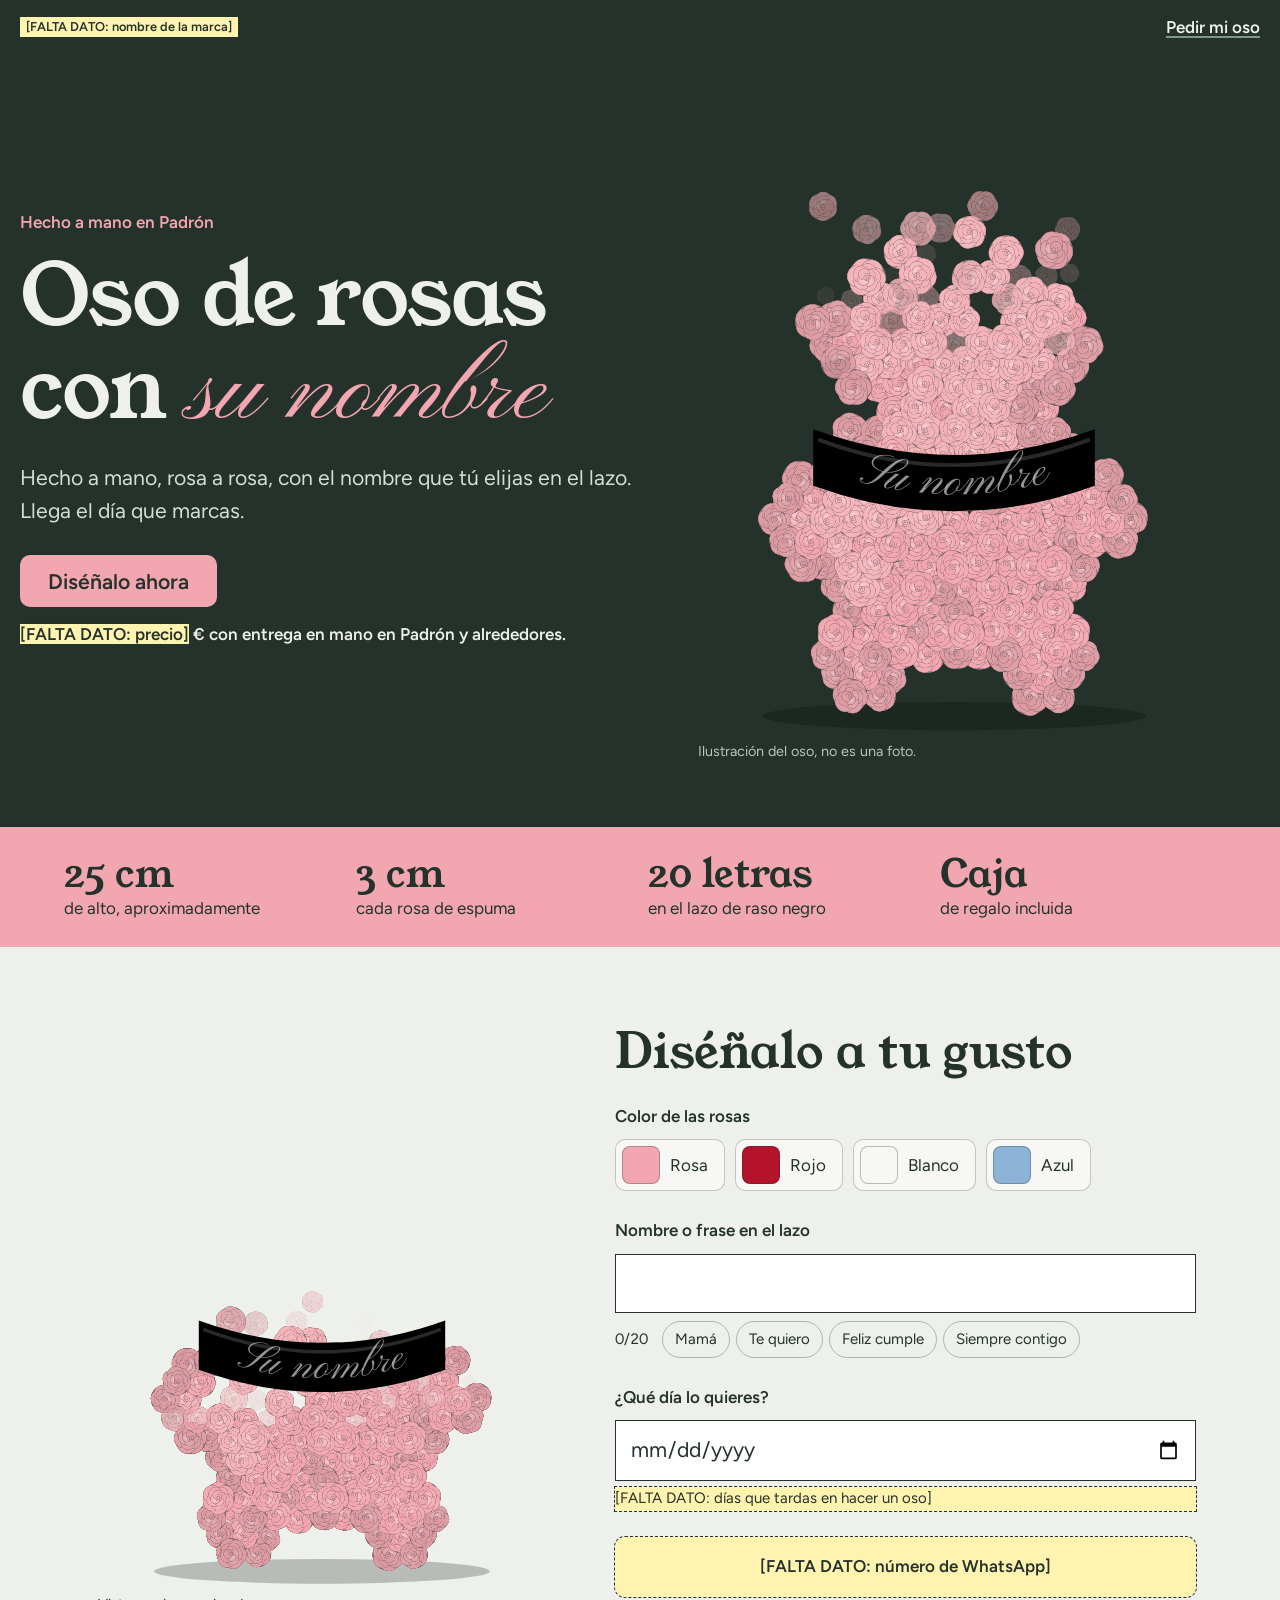
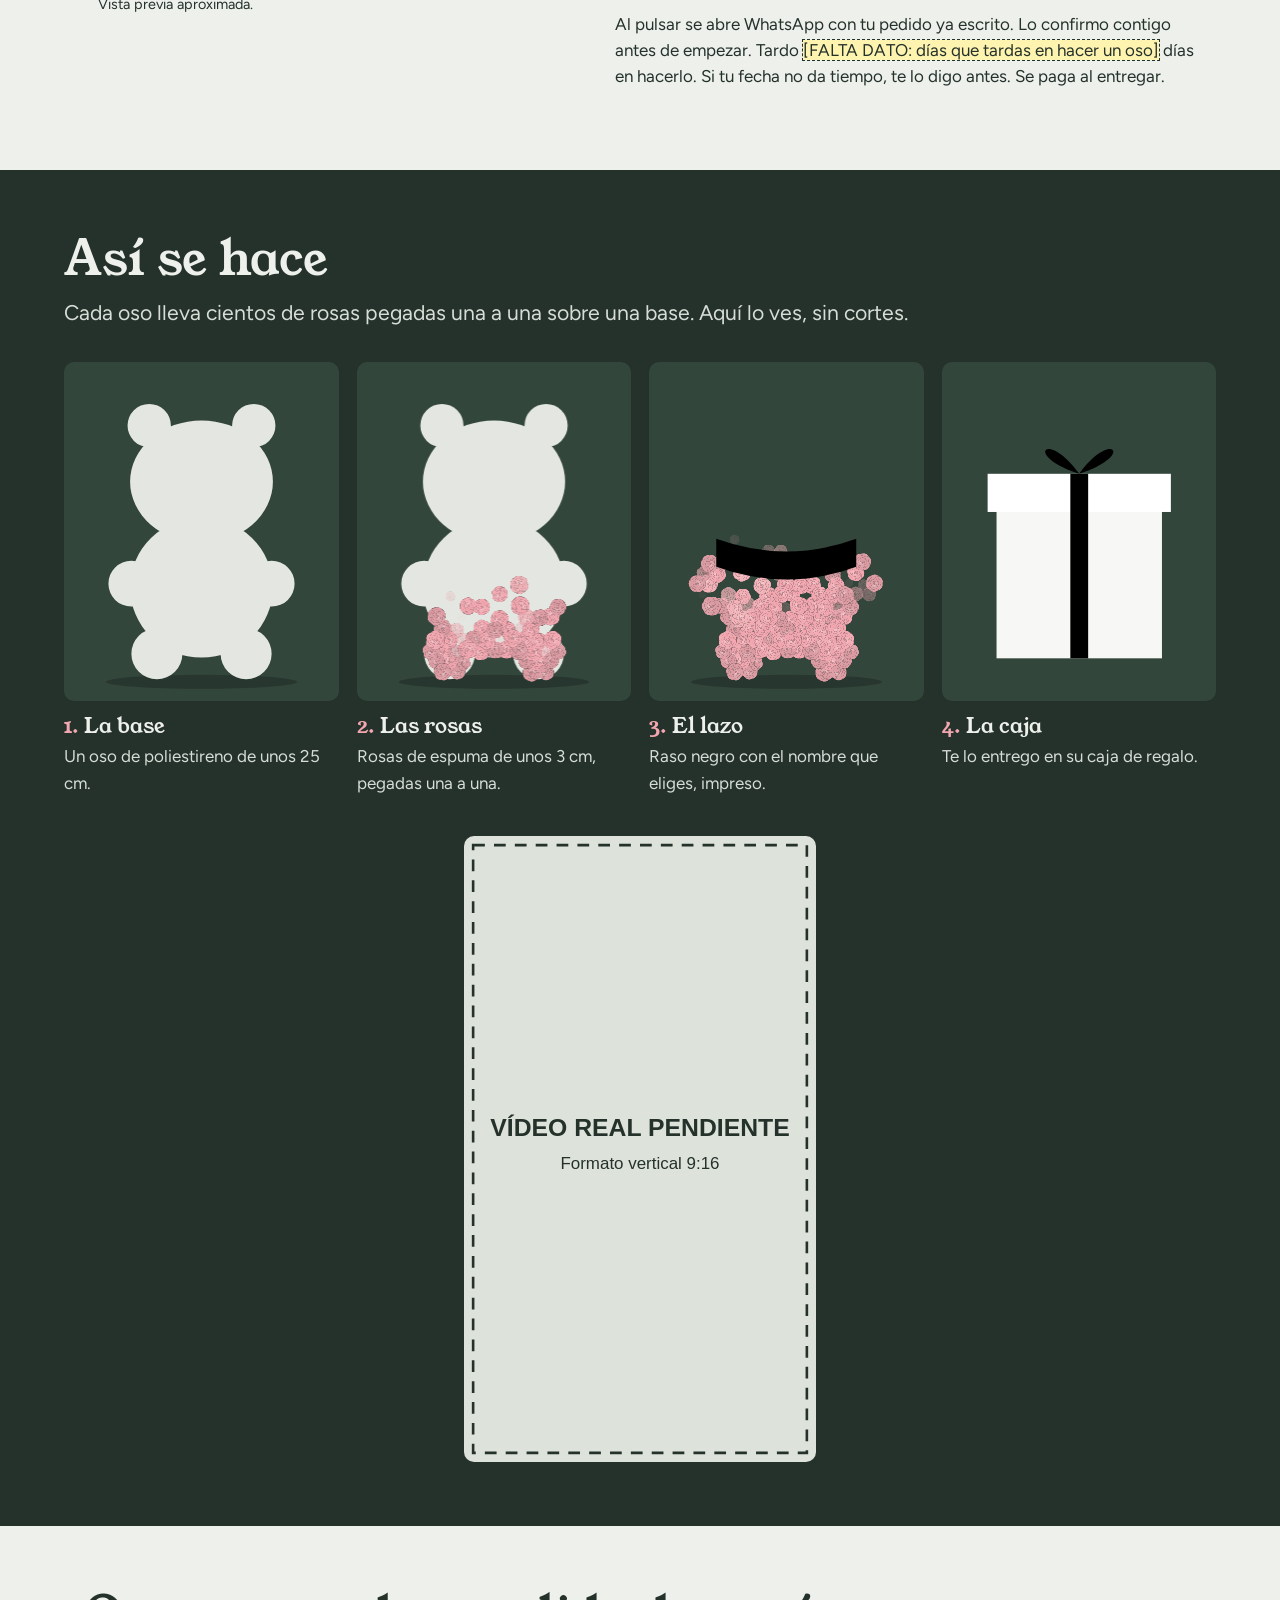
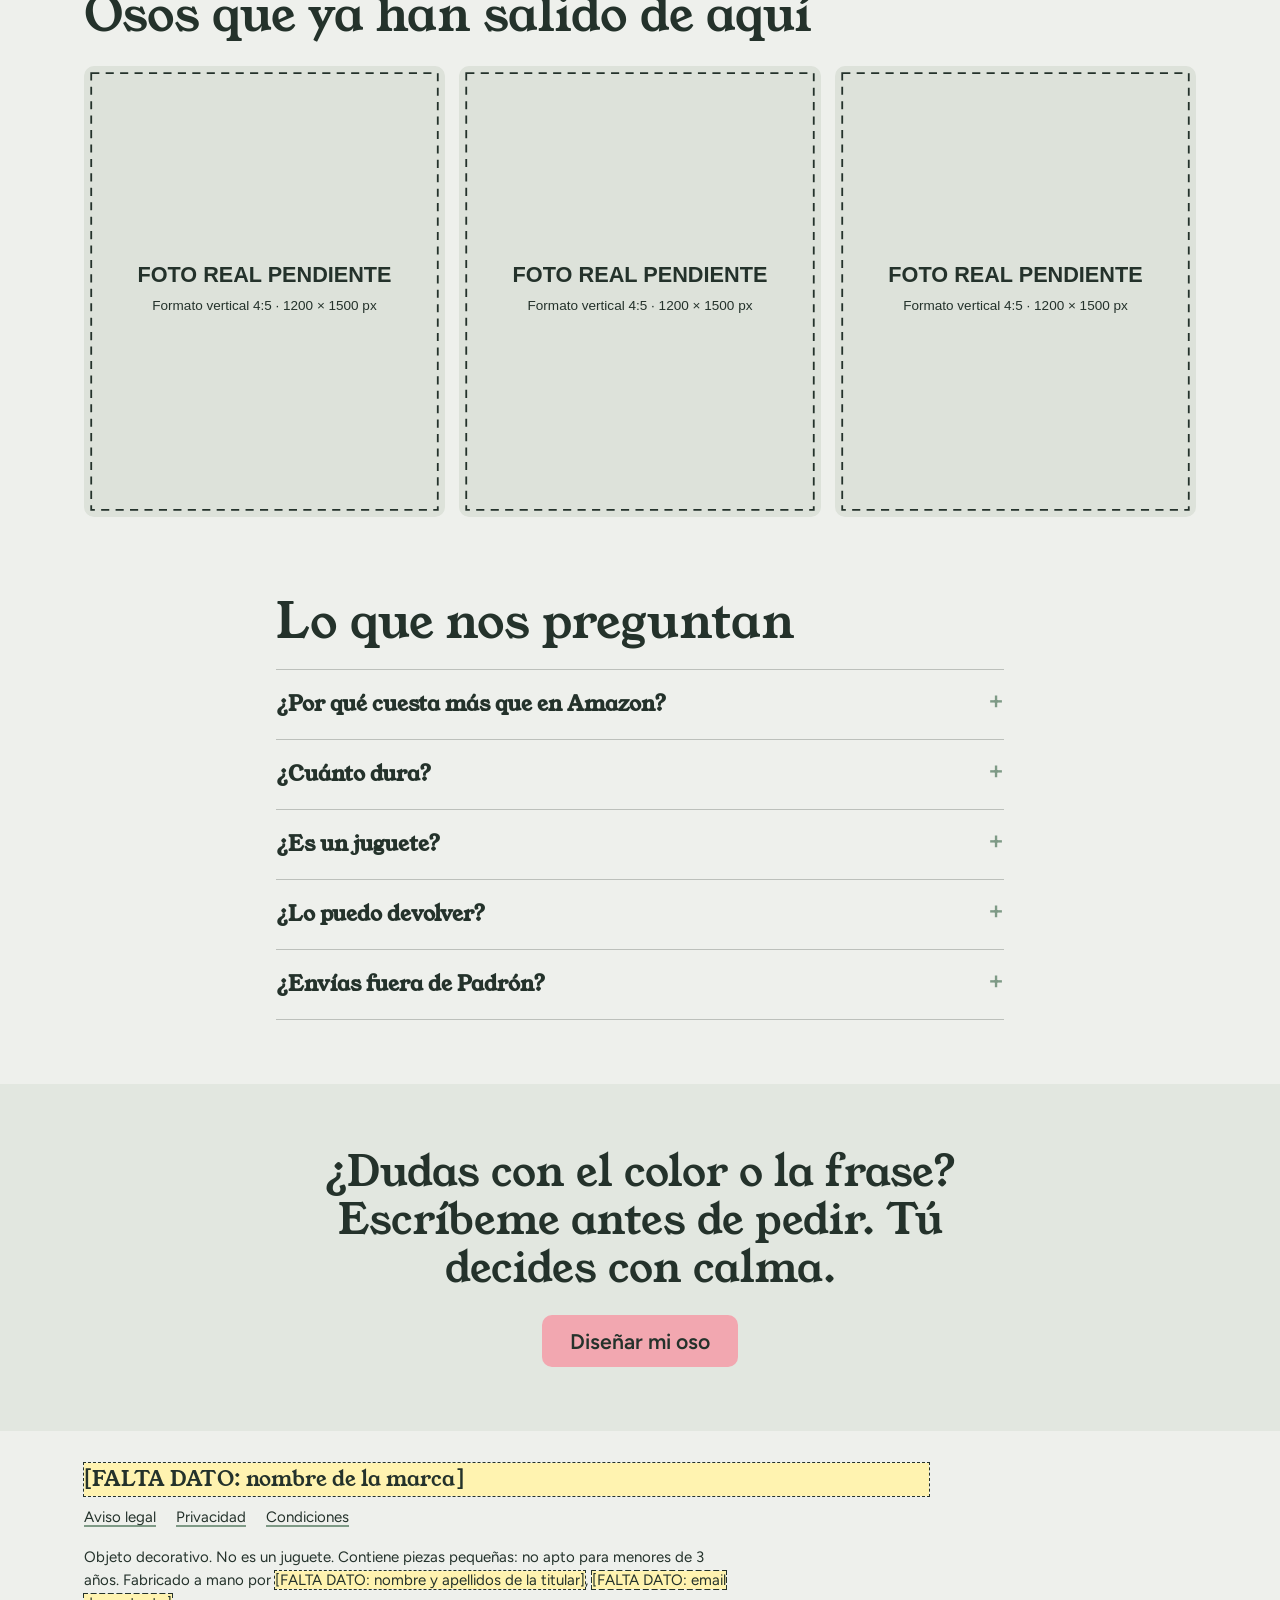
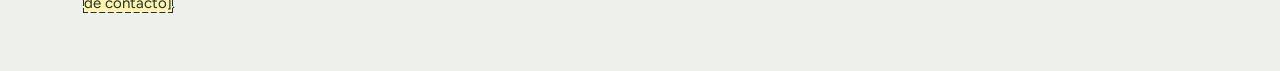
<file: osos-de-rosas-cassandra/index.html>
<!doctype html>
<html lang="es">
<head>
  <meta charset="utf-8">
  <meta name="viewport" content="width=device-width, initial-scale=1, viewport-fit=cover">
  <title>Oso de rosas con su nombre</title>
  <meta name="description" content="Oso de rosas hecho a mano en Padrón, con el nombre que tú elijas en el lazo. Diséñalo y pídelo por WhatsApp.">
  <meta name="referrer" content="no-referrer">
  <link rel="preload" href="fonts/young-serif.woff2" as="font" type="font/woff2" crossorigin>
  <link rel="preload" href="fonts/figtree.woff2" as="font" type="font/woff2" crossorigin>
  <link rel="preload" href="fonts/pinyon-script.woff2" as="font" type="font/woff2" crossorigin>
  <link rel="stylesheet" href="tienda.css">
</head>
<body>
  <header class="cabecera">
    <span class="marca" data-cfg="BRAND_NAME">[FALTA DATO: nombre de la marca]</span>
    <a class="cabecera-pedir" href="#disena">Pedir mi oso</a>
  </header>

  <main>
    <!-- Portada: el oso se monta rosa a rosa -->
    <section class="portada" aria-labelledby="titulo">
      <div class="portada-titulo">
        <p class="origen">Hecho a mano en Padrón</p>
        <h1 id="titulo">Oso de rosas con <em>su nombre</em></h1>
      </div>
      <figure class="oso oso-portada" data-oso="1" data-vivo>
        <canvas aria-hidden="true"></canvas>
        <svg class="cinta" data-vivo viewBox="0 0 400 500" aria-hidden="true">
          <path id="lazo-curva-portada" d="M100 284 Q200 324 300 284" fill="none"/>
          <path class="cinta-banda" d="M90 262 Q200 302 310 262 L310 306 Q200 346 90 306 Z"/>
          <path class="cinta-brillo" d="M94 270 Q200 310 306 270"/>
          <text class="lazo-texto" font-size="40" text-anchor="middle" dominant-baseline="central"><textPath href="#lazo-curva-portada" startOffset="50%">Su nombre</textPath></text>
        </svg>
        <figcaption>Ilustración del oso, no es una foto.</figcaption>
      </figure>
      <div class="portada-resto">
        <p class="subtitulo">Hecho a mano, rosa a rosa, con el nombre que tú elijas en el lazo. Llega el día que marcas.</p>
        <div class="portada-acciones">
          <a class="boton" href="#disena">Diséñalo ahora</a>
          <p class="precio"><span data-cfg="PRICE_EUR">[FALTA DATO: precio]</span> € con entrega en mano en <span data-cfg="DELIVERY_ZONE_TEXT">Padrón y alrededores</span>.</p>
        </div>
      </div>
    </section>

    <!-- Ficha: medidas reales, como la etiqueta de un regalo -->
    <section class="ficha" aria-labelledby="ficha-titulo">
      <h2 id="ficha-titulo" class="sr">Qué lleva el oso</h2>
      <dl class="ficha-lista">
        <div><dt>25 cm</dt><dd>de alto, aproximadamente</dd></div>
        <div><dt>3 cm</dt><dd>cada rosa de espuma</dd></div>
        <div><dt>20 letras</dt><dd>en el lazo de raso negro</dd></div>
        <div><dt>Caja</dt><dd>de regalo incluida</dd></div>
      </dl>
    </section>

    <!-- Configurador -->
    <section id="disena" class="disena" aria-labelledby="disena-titulo">
      <div class="disena-vista">
        <figure class="oso oso-vista" data-oso="1" data-vivo>
          <canvas aria-hidden="true"></canvas>
          <svg class="cinta" data-vivo viewBox="0 0 400 500" role="img" aria-labelledby="vista-titulo">
            <title id="vista-titulo">Vista previa del lazo con tu texto</title>
            <path id="lazo-curva-texto" d="M100 284 Q200 324 300 284" fill="none"/>
            <path class="cinta-banda" d="M90 262 Q200 302 310 262 L310 306 Q200 346 90 306 Z"/>
            <path class="cinta-brillo" d="M94 270 Q200 310 306 270"/>
            <text id="lazo-texto" class="lazo-texto" font-size="40" text-anchor="middle" dominant-baseline="central"><textPath href="#lazo-curva-texto" startOffset="50%">Su nombre</textPath></text>
          </svg>
          <figcaption>Vista previa aproximada.</figcaption>
        </figure>
      </div>

      <div class="disena-panel">
        <h2 id="disena-titulo">Diséñalo a tu gusto</h2>
        <form id="pedido" class="pedido" novalidate>
          <fieldset class="campo">
            <legend>Color de las rosas</legend>
            <div id="colores" class="colores"></div>
            <p id="err-color" class="error" hidden></p>
          </fieldset>

          <div class="campo">
            <label for="nombre">Nombre o frase en el lazo</label>
            <input id="nombre" name="nombre" type="text" maxlength="20" autocomplete="off" spellcheck="false" data-field="nombre" aria-describedby="contador err-nombre">
            <div class="campo-pie">
              <p id="contador" class="contador" aria-live="polite">0/20</p>
              <div class="ideas" aria-label="Ideas para el lazo">
                <button type="button" data-idea="Mamá">Mamá</button>
                <button type="button" data-idea="Te quiero">Te quiero</button>
                <button type="button" data-idea="Feliz cumple">Feliz cumple</button>
                <button type="button" data-idea="Siempre contigo">Siempre contigo</button>
              </div>
            </div>
            <p id="err-nombre" class="error" hidden></p>
          </div>

          <div class="campo">
            <label for="fecha">¿Qué día lo quieres?</label>
            <input id="fecha" name="fecha" type="date" data-field="fecha" aria-describedby="fecha-nota err-fecha">
            <p id="fecha-nota" class="nota falta" hidden>[FALTA DATO: días que tardas en hacer un oso]</p>
            <p id="err-fecha" class="error" hidden></p>
          </div>

          <button id="pedir" class="boton boton-grande" type="submit">Pedir mi oso</button>
          <p class="bajo-boton">Al pulsar se abre WhatsApp con tu pedido ya escrito. Lo confirmo contigo antes de empezar. Tardo <span data-cfg="LEAD_DAYS">[FALTA DATO: días que tardas en hacer un oso]</span> días en hacerlo. Si tu fecha no da tiempo, te lo digo antes. Se paga al entregar.</p>
        </form>
      </div>
    </section>

    <!-- Proceso real, en orden -->
    <section class="proceso" aria-labelledby="proceso-titulo">
      <div class="proceso-cabecera">
        <h2 id="proceso-titulo">Así se hace</h2>
        <p>Cada oso lleva cientos de rosas pegadas una a una sobre una base. Aquí lo ves, sin cortes.</p>
      </div>
      <ol class="pasos">
        <li>
          <figure class="oso oso-paso" data-oso="0"><canvas aria-hidden="true"></canvas></figure>
          <h3>La base</h3>
          <p>Un oso de poliestireno de unos 25 cm.</p>
        </li>
        <li>
          <figure class="oso oso-paso" data-oso="0.5"><canvas aria-hidden="true"></canvas></figure>
          <h3>Las rosas</h3>
          <p>Rosas de espuma de unos 3 cm, pegadas una a una.</p>
        </li>
        <li>
          <figure class="oso oso-paso" data-oso="1">
            <canvas aria-hidden="true"></canvas>
            <svg class="cinta" viewBox="0 0 400 500" aria-hidden="true">
              <path class="cinta-banda" d="M90 262 Q200 302 310 262 L310 306 Q200 346 90 306 Z"/>
            </svg>
          </figure>
          <h3>El lazo</h3>
          <p>Raso negro con el nombre que eliges, impreso.</p>
        </li>
        <li>
          <figure class="oso oso-paso caja">
            <svg viewBox="0 0 400 500" aria-hidden="true">
              <rect x="70" y="200" width="260" height="250" class="caja-cuerpo"/>
              <rect x="56" y="160" width="288" height="60" class="caja-tapa"/>
              <rect x="186" y="160" width="28" height="290" class="caja-cinta"/>
              <path d="M200 160 C150 90 110 130 200 160 C290 130 250 90 200 160 Z" class="caja-lazo"/>
            </svg>
          </figure>
          <h3>La caja</h3>
          <p>Te lo entrego en su caja de regalo.</p>
        </li>
      </ol>
      <img class="video" src="img/video-pendiente.svg" width="540" height="960" alt="Vídeo real del proceso (pendiente)">
    </section>

    <!-- Fotos reales -->
    <section class="fotos" aria-labelledby="fotos-titulo">
      <h2 id="fotos-titulo">Osos que ya han salido de aquí</h2>
      <div class="fotos-fila">
        <img src="img/foto-pendiente.svg" width="800" height="1000" alt="Foto real de un oso (pendiente)">
        <img src="img/foto-pendiente.svg" width="800" height="1000" alt="Foto real de un oso (pendiente)">
        <img src="img/foto-pendiente.svg" width="800" height="1000" alt="Foto real de un oso (pendiente)">
      </div>
    </section>

    <!-- Preguntas -->
    <section class="preguntas" aria-labelledby="preguntas-titulo">
      <h2 id="preguntas-titulo">Lo que nos preguntan</h2>
      <details>
        <summary>¿Por qué cuesta más que en Amazon?</summary>
        <p>Porque ese oso es igual para todos. Este lleva su nombre, lo hago yo y sale de aquí, no de un almacén.</p>
      </details>
      <details>
        <summary>¿Cuánto dura?</summary>
        <p>Las rosas son de espuma y no se secan. <span data-cfg="COLOR_DURABILITY_TEXT">[FALTA DATO: cuánto aguanta el color]</span></p>
      </details>
      <details>
        <summary>¿Es un juguete?</summary>
        <p>No. Es un objeto decorativo; las rosas se pueden despegar, así que no es para niños pequeños.</p>
      </details>
      <details>
        <summary>¿Lo puedo devolver?</summary>
        <p>Si lleva un nombre hecho para ti, no tiene los 14 días de devolución. Si llega roto o con un fallo, te lo cambio o te devuelvo el dinero.</p>
      </details>
      <details>
        <summary>¿Envías fuera de Padrón?</summary>
        <p>Sí. Escríbeme y te digo el coste antes de confirmar nada.</p>
      </details>
    </section>

    <section class="cierre">
      <p>¿Dudas con el color o la frase? Escríbeme antes de pedir. Tú decides con calma.</p>
      <a class="boton" href="#disena">Diseñar mi oso</a>
    </section>
  </main>

  <footer class="pie">
    <p class="marca" data-cfg="BRAND_NAME">[FALTA DATO: nombre de la marca]</p>
    <nav aria-label="Información legal">
      <a href="aviso-legal.html">Aviso legal</a>
      <a href="privacidad.html">Privacidad</a>
      <a href="condiciones.html">Condiciones</a>
    </nav>
    <p>Objeto decorativo. No es un juguete. Contiene piezas pequeñas: no apto para menores de 3 años. Fabricado a mano por <span data-cfg="SELLER_LEGAL_NAME">[FALTA DATO: nombre y apellidos de la titular]</span>, <span data-cfg="SELLER_EMAIL">[FALTA DATO: email de contacto]</span>.</p>
  </footer>

  <div id="barra" class="barra">
    <span class="barra-precio"><span data-cfg="PRICE_EUR">[FALTA DATO: precio]</span> €</span>
    <a class="boton" href="#disena">Pedir mi oso</a>
  </div>

  <script src="config.js"></script>
  <script src="app.js"></script>
  <script src="tienda.js"></script>
</body>
</html>
</file>
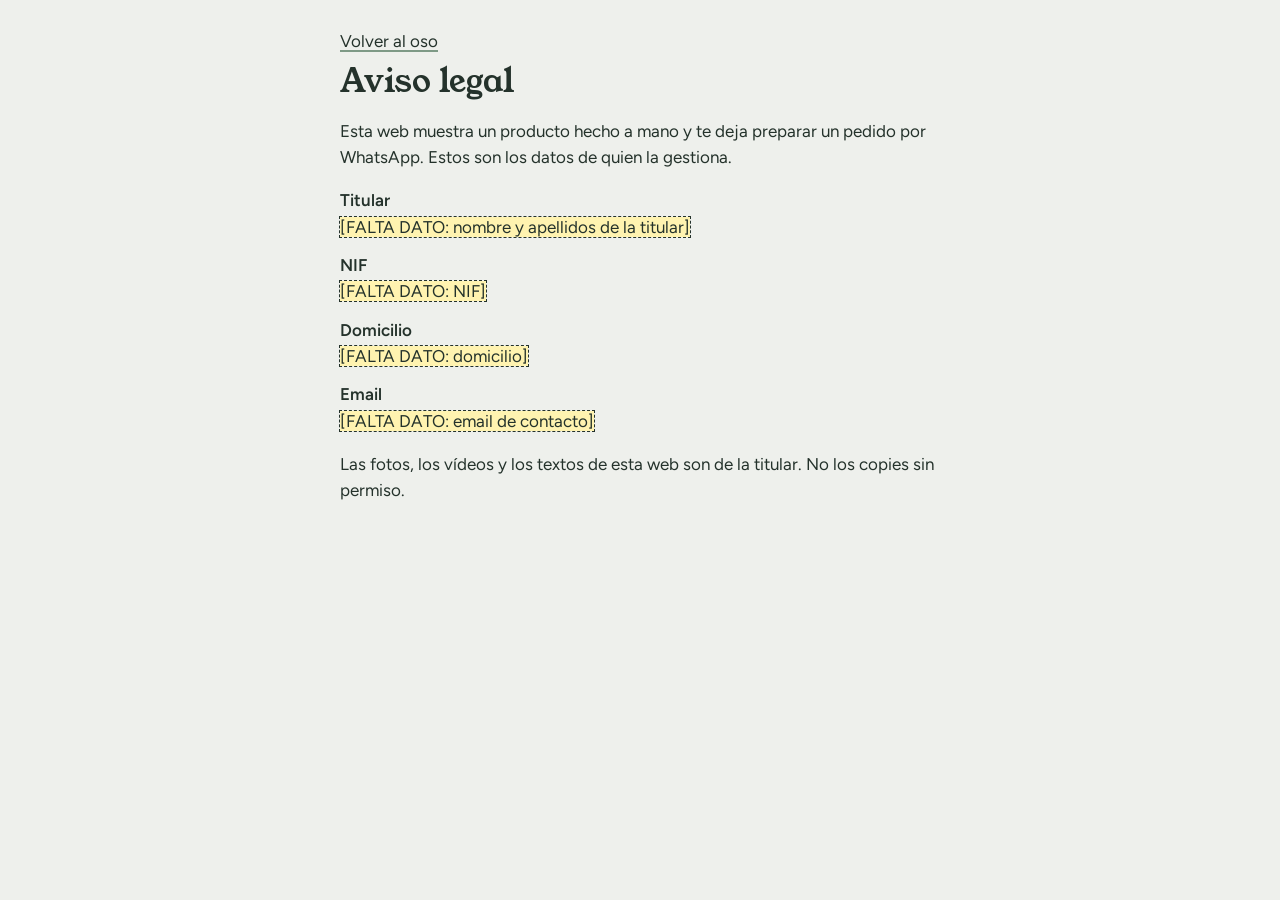
<file: osos-de-rosas-cassandra/aviso-legal.html>
<!doctype html>
<html lang="es">
<head>
  <meta charset="utf-8">
  <meta name="viewport" content="width=device-width, initial-scale=1">
  <title>Aviso legal</title>
  <meta name="referrer" content="no-referrer">
  <meta name="robots" content="noindex">
  <link rel="stylesheet" href="styles.css">
</head>
<body>
  <main class="pagina legal">
    <a class="volver" href="./">Volver al oso</a>
    <h1>Aviso legal</h1>
    <p>Esta web muestra un producto hecho a mano y te deja preparar un pedido por WhatsApp. Estos son los datos de quien la gestiona.</p>
    <dl>
      <dt>Titular</dt><dd><span data-cfg="SELLER_LEGAL_NAME">[FALTA DATO: nombre y apellidos de la titular]</span></dd>
      <dt>NIF</dt><dd><span data-cfg="SELLER_NIF">[FALTA DATO: NIF]</span></dd>
      <dt>Domicilio</dt><dd><span data-cfg="SELLER_ADDRESS">[FALTA DATO: domicilio]</span></dd>
      <dt>Email</dt><dd><span data-cfg="SELLER_EMAIL">[FALTA DATO: email de contacto]</span></dd>
    </dl>
    <p>Las fotos, los vídeos y los textos de esta web son de la titular. No los copies sin permiso.</p>
  </main>
  <script src="config.js"></script>
  <script src="app.js"></script>
</body>
</html>
</file>
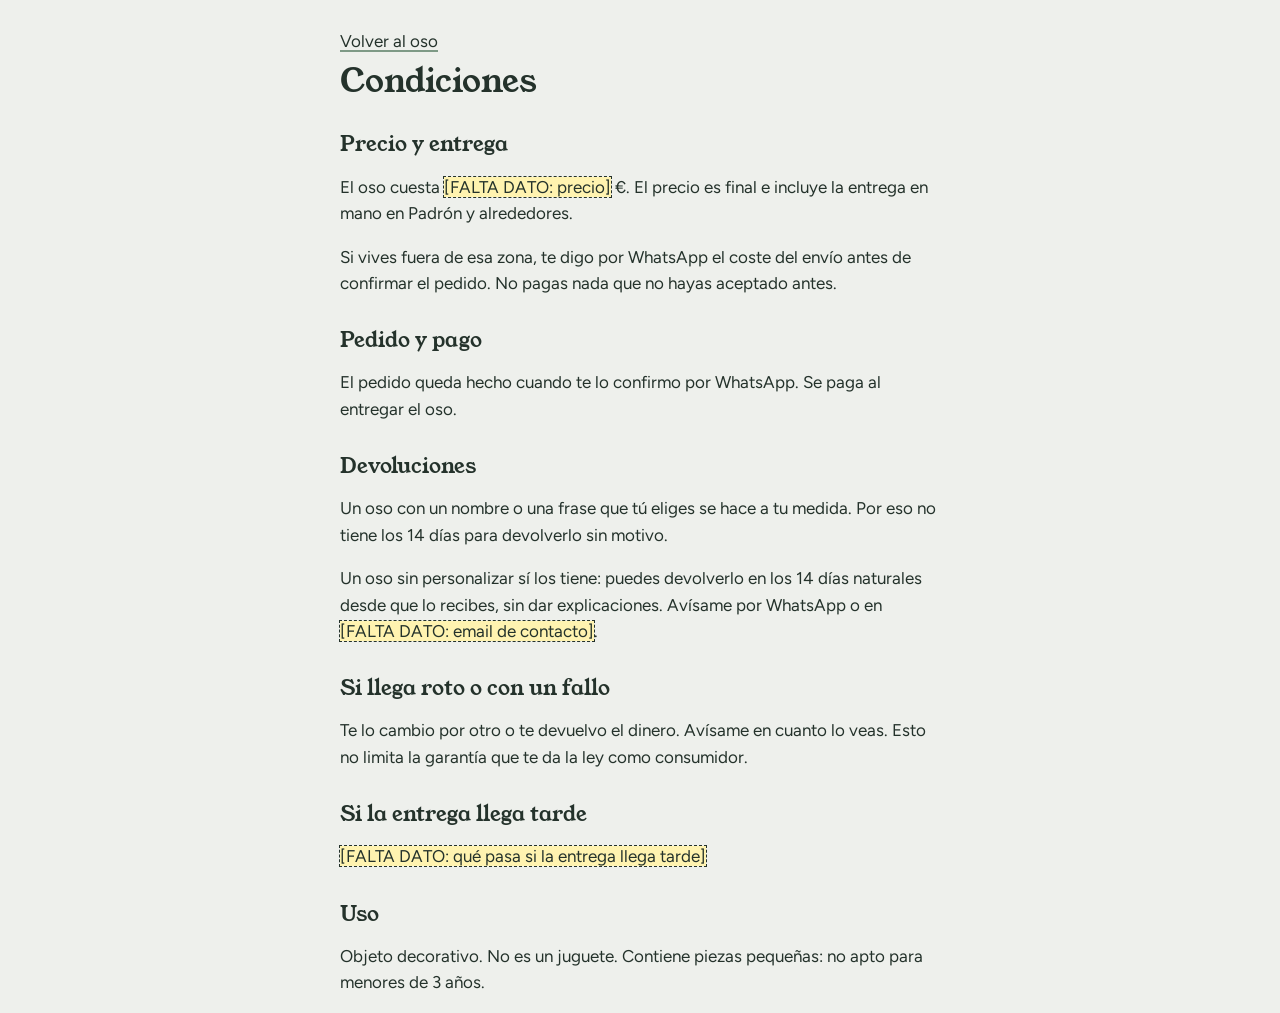
<file: osos-de-rosas-cassandra/condiciones.html>
<!doctype html>
<html lang="es">
<head>
  <meta charset="utf-8">
  <meta name="viewport" content="width=device-width, initial-scale=1">
  <title>Condiciones</title>
  <meta name="referrer" content="no-referrer">
  <meta name="robots" content="noindex">
  <link rel="stylesheet" href="styles.css">
</head>
<body>
  <main class="pagina legal">
    <a class="volver" href="./">Volver al oso</a>
    <h1>Condiciones</h1>
    <h2>Precio y entrega</h2>
    <p>El oso cuesta <span data-cfg="PRICE_EUR">[FALTA DATO: precio]</span> €. El precio es final e incluye la entrega en mano en <span data-cfg="DELIVERY_ZONE_TEXT">Padrón y alrededores</span>.</p>
    <p>Si vives fuera de esa zona, te digo por WhatsApp el coste del envío antes de confirmar el pedido. No pagas nada que no hayas aceptado antes.</p>
    <h2>Pedido y pago</h2>
    <p>El pedido queda hecho cuando te lo confirmo por WhatsApp. Se paga al entregar el oso.</p>
    <h2>Devoluciones</h2>
    <p>Un oso con un nombre o una frase que tú eliges se hace a tu medida. Por eso no tiene los 14 días para devolverlo sin motivo.</p>
    <p>Un oso sin personalizar sí los tiene: puedes devolverlo en los 14 días naturales desde que lo recibes, sin dar explicaciones. Avísame por WhatsApp o en <span data-cfg="SELLER_EMAIL">[FALTA DATO: email de contacto]</span>.</p>
    <h2>Si llega roto o con un fallo</h2>
    <p>Te lo cambio por otro o te devuelvo el dinero. Avísame en cuanto lo veas. Esto no limita la garantía que te da la ley como consumidor.</p>
    <h2>Si la entrega llega tarde</h2>
    <p><span data-cfg="LATE_DELIVERY_POLICY_TEXT">[FALTA DATO: qué pasa si la entrega llega tarde]</span></p>
    <h2>Uso</h2>
    <p>Objeto decorativo. No es un juguete. Contiene piezas pequeñas: no apto para menores de 3 años.</p>
  </main>
  <script src="config.js"></script>
  <script src="app.js"></script>
</body>
</html>
</file>
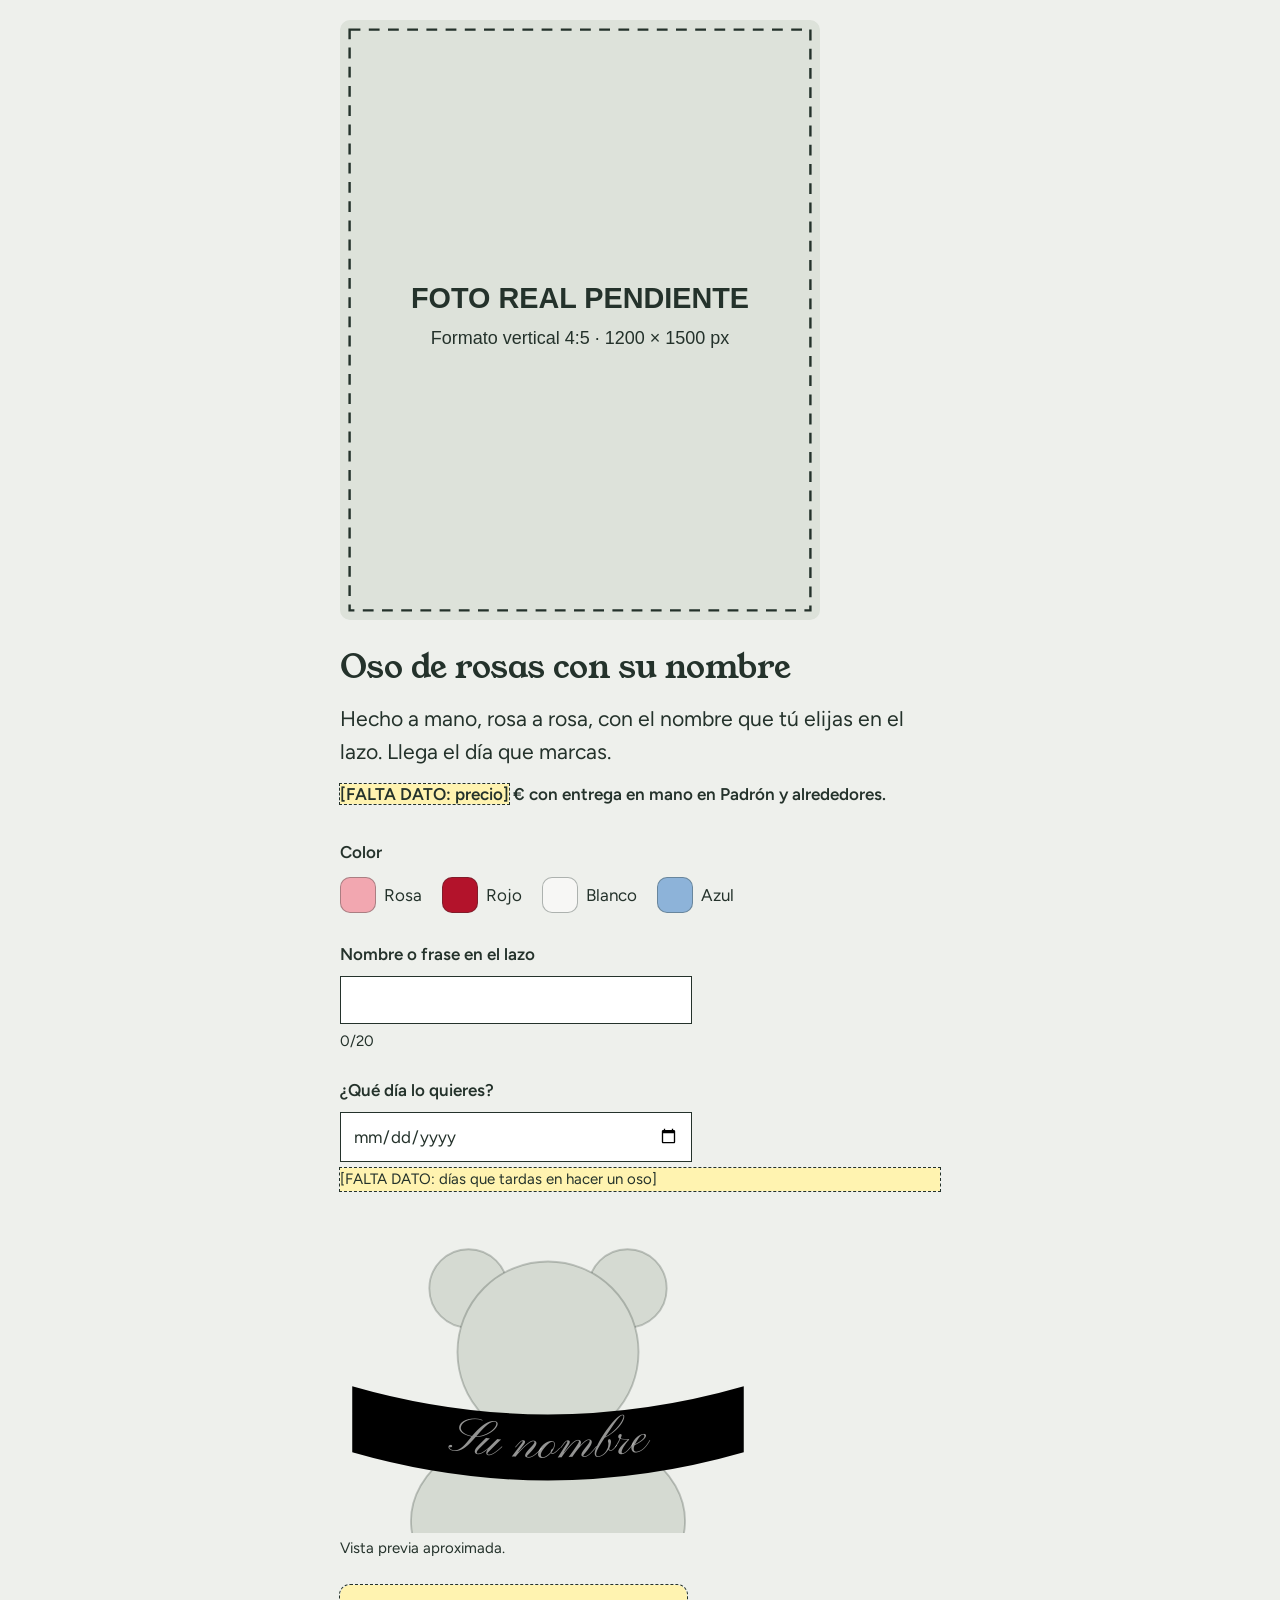
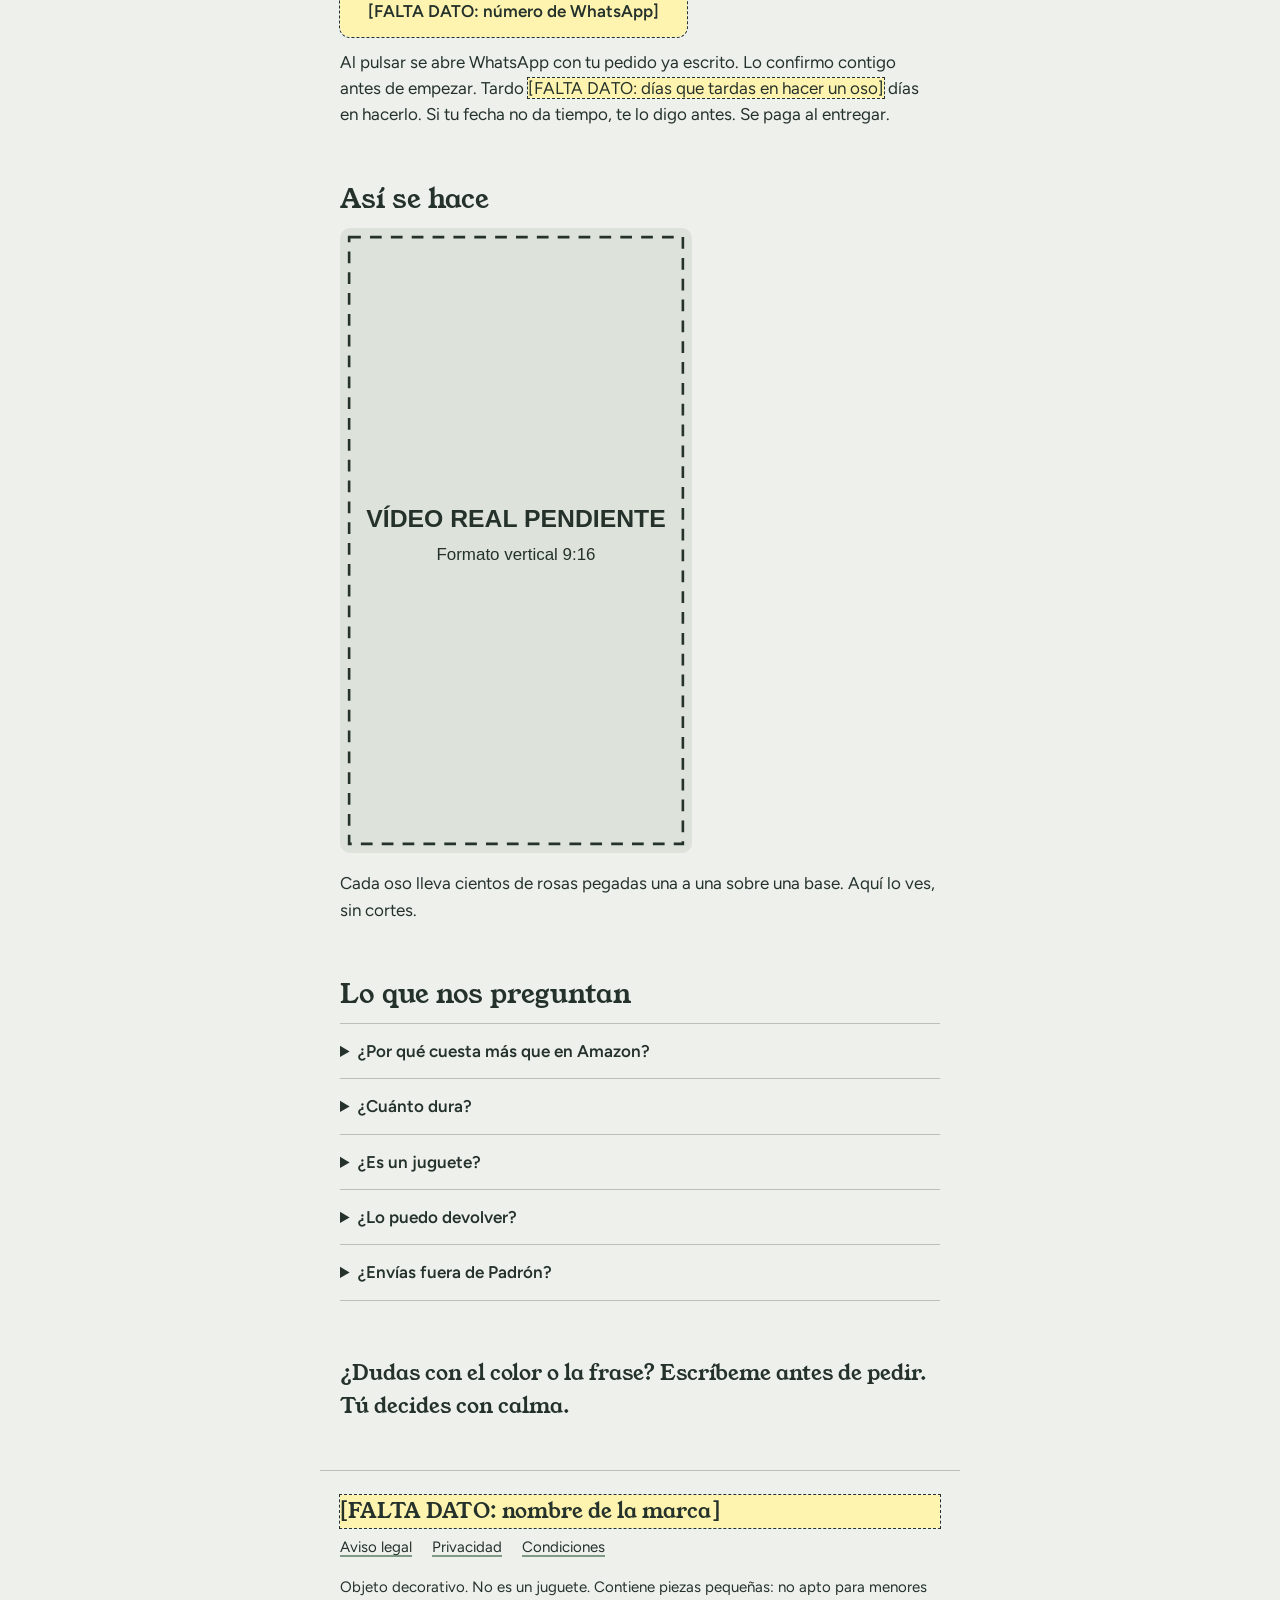
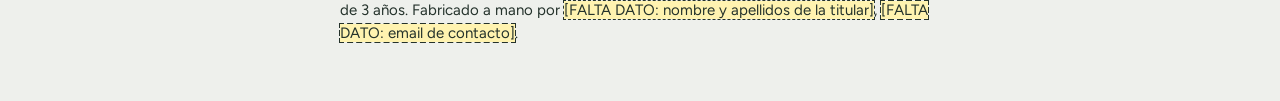
<file: osos-de-rosas-cassandra/formulario.html>
<!doctype html>
<html lang="es">
<head>
  <meta charset="utf-8">
  <meta name="viewport" content="width=device-width, initial-scale=1">
  <title>Oso de rosas con su nombre</title>
  <meta name="description" content="Oso de rosas hecho a mano con el nombre que tú elijas en el lazo. Pídelo por WhatsApp.">
  <meta name="referrer" content="no-referrer">
  <link rel="preload" href="fonts/figtree.woff2" as="font" type="font/woff2" crossorigin>
  <link rel="preload" href="fonts/pinyon-script.woff2" as="font" type="font/woff2" crossorigin>
  <link rel="stylesheet" href="styles.css">
</head>
<body>
  <main class="pagina">
    <img class="foto" src="img/foto-pendiente.svg" width="800" height="1000" alt="Foto real del oso de rosas (pendiente)">

    <h1>Oso de rosas con su nombre</h1>
    <p class="subtitulo">Hecho a mano, rosa a rosa, con el nombre que tú elijas en el lazo. Llega el día que marcas.</p>
    <p class="precio"><span data-cfg="PRICE_EUR">[FALTA DATO: precio]</span> € con entrega en mano en <span data-cfg="DELIVERY_ZONE_TEXT">Padrón y alrededores</span>.</p>

    <form id="pedido" class="pedido" novalidate>
      <fieldset class="campo">
        <legend>Color</legend>
        <div id="colores" class="colores"></div>
        <p id="err-color" class="error" hidden></p>
      </fieldset>

      <div class="campo">
        <label for="nombre">Nombre o frase en el lazo</label>
        <input id="nombre" name="nombre" type="text" maxlength="20" autocomplete="off" spellcheck="false" data-field="nombre" aria-describedby="contador err-nombre">
        <p id="contador" class="contador" aria-live="polite">0/20</p>
        <p id="err-nombre" class="error" hidden></p>
      </div>

      <div class="campo">
        <label for="fecha">¿Qué día lo quieres?</label>
        <input id="fecha" name="fecha" type="date" data-field="fecha" aria-describedby="fecha-nota err-fecha">
        <p id="fecha-nota" class="nota falta" hidden>[FALTA DATO: días que tardas en hacer un oso]</p>
        <p id="err-fecha" class="error" hidden></p>
      </div>

      <figure class="vista">
        <svg viewBox="0 0 340 260" role="img" aria-labelledby="vista-titulo">
          <title id="vista-titulo">Vista previa del lazo con tu texto</title>
          <defs>
            <path id="lazo-curva-texto" d="M30 169 Q170 209 310 169"/>
          </defs>
          <g id="oso-color" fill="#D5DAD2" stroke="#24322B" stroke-opacity="0.25" stroke-width="1.5">
            <circle cx="105" cy="60" r="32"/>
            <circle cx="235" cy="60" r="32"/>
            <ellipse cx="170" cy="250" rx="112" ry="78"/>
            <circle cx="170" cy="112" r="74"/>
          </g>
          <path d="M10 140 Q170 186 330 140 L330 194 Q170 240 10 194 Z" fill="#000000"/>
          <text id="lazo-texto" class="lazo-texto" font-size="42" text-anchor="middle" dominant-baseline="central"><textPath href="#lazo-curva-texto" startOffset="50%">Su nombre</textPath></text>
        </svg>
        <figcaption>Vista previa aproximada.</figcaption>
      </figure>

      <button id="pedir" class="boton" type="submit">Pedir mi oso</button>
      <p class="bajo-boton">Al pulsar se abre WhatsApp con tu pedido ya escrito. Lo confirmo contigo antes de empezar. Tardo <span data-cfg="LEAD_DAYS">[FALTA DATO: días que tardas en hacer un oso]</span> días en hacerlo. Si tu fecha no da tiempo, te lo digo antes. Se paga al entregar.</p>
    </form>

    <section class="seccion" aria-labelledby="asi">
      <h2 id="asi">Así se hace</h2>
      <img class="video" src="img/video-pendiente.svg" width="540" height="960" alt="Vídeo real del proceso (pendiente)">
      <p>Cada oso lleva cientos de rosas pegadas una a una sobre una base. Aquí lo ves, sin cortes.</p>
    </section>

    <section class="seccion" aria-labelledby="preguntas">
      <h2 id="preguntas">Lo que nos preguntan</h2>
      <details>
        <summary>¿Por qué cuesta más que en Amazon?</summary>
        <p>Porque ese oso es igual para todos. Este lleva su nombre, lo hago yo y sale de aquí, no de un almacén.</p>
      </details>
      <details>
        <summary>¿Cuánto dura?</summary>
        <p>Las rosas son de espuma y no se secan. <span data-cfg="COLOR_DURABILITY_TEXT">[FALTA DATO: cuánto aguanta el color]</span></p>
      </details>
      <details>
        <summary>¿Es un juguete?</summary>
        <p>No. Es un objeto decorativo; las rosas se pueden despegar, así que no es para niños pequeños.</p>
      </details>
      <details>
        <summary>¿Lo puedo devolver?</summary>
        <p>Si lleva un nombre hecho para ti, no tiene los 14 días de devolución. Si llega roto o con un fallo, te lo cambio o te devuelvo el dinero.</p>
      </details>
      <details>
        <summary>¿Envías fuera de Padrón?</summary>
        <p>Sí. Escríbeme y te digo el coste antes de confirmar nada.</p>
      </details>
    </section>

    <p class="cierre">¿Dudas con el color o la frase? Escríbeme antes de pedir. Tú decides con calma.</p>
  </main>

  <footer class="pie">
    <p class="marca" data-cfg="BRAND_NAME">[FALTA DATO: nombre de la marca]</p>
    <nav aria-label="Información legal">
      <a href="aviso-legal.html">Aviso legal</a>
      <a href="privacidad.html">Privacidad</a>
      <a href="condiciones.html">Condiciones</a>
    </nav>
    <p>Objeto decorativo. No es un juguete. Contiene piezas pequeñas: no apto para menores de 3 años. Fabricado a mano por <span data-cfg="SELLER_LEGAL_NAME">[FALTA DATO: nombre y apellidos de la titular]</span>, <span data-cfg="SELLER_EMAIL">[FALTA DATO: email de contacto]</span>.</p>
  </footer>

  <script src="config.js"></script>
  <script src="app.js"></script>
</body>
</html>
</file>
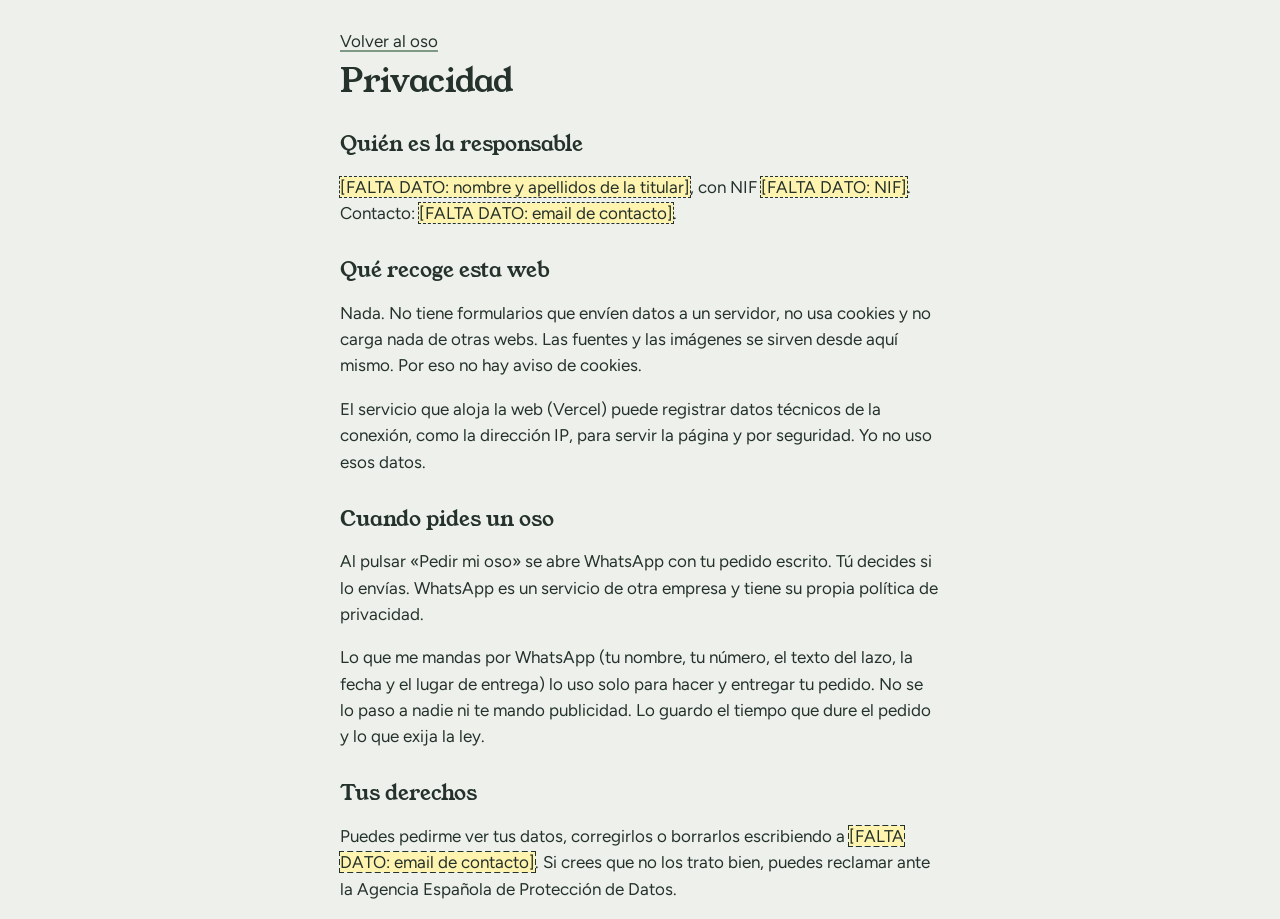
<file: osos-de-rosas-cassandra/privacidad.html>
<!doctype html>
<html lang="es">
<head>
  <meta charset="utf-8">
  <meta name="viewport" content="width=device-width, initial-scale=1">
  <title>Privacidad</title>
  <meta name="referrer" content="no-referrer">
  <meta name="robots" content="noindex">
  <link rel="stylesheet" href="styles.css">
</head>
<body>
  <main class="pagina legal">
    <a class="volver" href="./">Volver al oso</a>
    <h1>Privacidad</h1>
    <h2>Quién es la responsable</h2>
    <p><span data-cfg="SELLER_LEGAL_NAME">[FALTA DATO: nombre y apellidos de la titular]</span>, con NIF <span data-cfg="SELLER_NIF">[FALTA DATO: NIF]</span>. Contacto: <span data-cfg="SELLER_EMAIL">[FALTA DATO: email de contacto]</span>.</p>
    <h2>Qué recoge esta web</h2>
    <p>Nada. No tiene formularios que envíen datos a un servidor, no usa cookies y no carga nada de otras webs. Las fuentes y las imágenes se sirven desde aquí mismo. Por eso no hay aviso de cookies.</p>
    <p>El servicio que aloja la web (Vercel) puede registrar datos técnicos de la conexión, como la dirección IP, para servir la página y por seguridad. Yo no uso esos datos.</p>
    <h2>Cuando pides un oso</h2>
    <p>Al pulsar «Pedir mi oso» se abre WhatsApp con tu pedido escrito. Tú decides si lo envías. WhatsApp es un servicio de otra empresa y tiene su propia política de privacidad.</p>
    <p>Lo que me mandas por WhatsApp (tu nombre, tu número, el texto del lazo, la fecha y el lugar de entrega) lo uso solo para hacer y entregar tu pedido. No se lo paso a nadie ni te mando publicidad. Lo guardo el tiempo que dure el pedido y lo que exija la ley.</p>
    <h2>Tus derechos</h2>
    <p>Puedes pedirme ver tus datos, corregirlos o borrarlos escribiendo a <span data-cfg="SELLER_EMAIL">[FALTA DATO: email de contacto]</span>. Si crees que no los trato bien, puedes reclamar ante la Agencia Española de Protección de Datos.</p>
  </main>
  <script src="config.js"></script>
  <script src="app.js"></script>
</body>
</html>
</file>
<file: osos-de-rosas-cassandra/tienda.css>
@font-face { font-family: "Figtree"; src: url("fonts/figtree.woff2") format("woff2"); font-weight: 400 600; font-display: swap; }
@font-face { font-family: "Young Serif"; src: url("fonts/young-serif.woff2") format("woff2"); font-weight: 400; font-display: swap; }
@font-face { font-family: "Pinyon Script"; src: url("fonts/pinyon-script.woff2") format("woff2"); font-weight: 400; font-display: block; }

/* Concepto: portada oscura de eucalipto donde el oso se monta rosa a rosa;
   debajo, papel de seda verde claro. Un solo momento llamativo: el oso. */
:root {
  --bg: #EEF0EC;          /* papel verde claro */
  --bg-2: #E2E7E0;        /* bandas */
  --ink: #24322B;         /* eucalipto oscuro: texto y portada */
  --ink-2: #33463C;
  --eucalipto: #7E9A86;
  --rosa: #F2A7B0;
  --cinta: #000000;
  --claro: #F7F7F5;
  --error: #A3261F;
  --falta: #FFF3B0;
  --radio: 10px;
  --serif: "Young Serif", Georgia, serif;
  --sans: "Figtree", system-ui, -apple-system, "Segoe UI", sans-serif;
  --guion: "Pinyon Script", cursive;
  --t-0: 1.0625rem;
  --t-1: 1.328rem;
  --t-2: 1.66rem;
  --t-3: clamp(2.6rem, 9vw, 5.4rem);
  --lado: max(20px, env(safe-area-inset-left, 0px));
  color-scheme: light;
}

*, *::before, *::after { box-sizing: border-box; }
html { -webkit-text-size-adjust: 100%; scroll-behavior: smooth; }
body {
  margin: 0;
  background: var(--bg);
  color: var(--ink);
  font-family: var(--sans);
  font-size: var(--t-0);
  line-height: 1.55;
}
img { max-width: 100%; }
p, li, dd, summary { max-width: 65ch; }
h1, h2, h3 { font-family: var(--serif); font-weight: 400; line-height: 1.08; margin: 0; text-wrap: balance; }
h2 { font-size: clamp(1.9rem, 5.5vw, 3rem); }
h3 { font-size: var(--t-1); }
a { color: inherit; text-decoration-color: var(--eucalipto); text-decoration-thickness: 2px; text-underline-offset: 3px; }
:focus-visible { outline: 3px solid var(--eucalipto); outline-offset: 2px; box-shadow: 0 0 0 2px var(--ink); }
.sr { position: absolute; width: 1px; height: 1px; overflow: hidden; clip: rect(0 0 0 0); white-space: nowrap; }
.falta { background: var(--falta); color: var(--ink); outline: 1px dashed var(--ink); }

/* Botones */
.boton {
  display: inline-flex; align-items: center; justify-content: center;
  min-height: 52px; padding: 12px 28px;
  font: 600 var(--t-1)/1.2 var(--sans);
  color: var(--ink); background: var(--rosa);
  border: 0; border-radius: var(--radio);
  text-decoration: none; cursor: pointer;
  transition: transform .15s ease, background-color .15s ease;
}
.boton:hover { background: #F6B8C0; transform: translateY(-1px); }
.boton:active { transform: translateY(1px); }
.boton:disabled { cursor: not-allowed; font-size: var(--t-0); background: var(--falta); transform: none; }
.boton-grande { width: 100%; min-height: 60px; }

/* Cabecera */
.cabecera {
  display: flex; justify-content: space-between; align-items: center; gap: 12px;
  padding: 14px var(--lado);
  background: var(--ink); color: var(--bg);
}
.cabecera .marca { font-family: var(--serif); font-size: var(--t-1); min-width: 0; }
.cabecera .marca.falta { font: 600 .8rem/1.3 var(--sans); padding: 2px 6px; }
.cabecera-pedir { font-weight: 600; white-space: nowrap; }

/* Portada */
.portada {
  background: var(--ink); color: var(--bg);
  display: grid; gap: 8px;
  padding: 24px var(--lado) 56px;
  overflow: hidden;
}
.origen { margin: 0 0 14px; color: var(--rosa); font-weight: 600; }
.portada h1 { font-size: var(--t-3); letter-spacing: -0.01em; }
.portada h1 em { font-style: normal; font-family: var(--guion); font-size: 1.18em; color: var(--rosa); line-height: 0.9; display: inline-block; padding-right: .1em; }
.subtitulo { font-size: var(--t-1); margin: 0; color: #D6DDD6; }
.portada-acciones { display: flex; flex-direction: column; align-items: flex-start; gap: 14px; margin-top: 28px; }
.precio { margin: 0; font-weight: 600; }

.oso { position: relative; margin: 0; width: 100%; }
.oso canvas, .oso svg { display: block; width: 100%; aspect-ratio: 4 / 5; height: auto; }
.oso svg { position: absolute; inset: 0; }
.oso figcaption { font-size: .9rem; margin-top: 6px; }
.oso-portada { max-width: 30rem; justify-self: center; margin: 8px 0 18px; }
.oso-portada figcaption { color: #B9C4BB; }

.cinta-banda { fill: var(--cinta); }
.cinta-brillo { fill: none; stroke: #FFFFFF; stroke-opacity: .16; stroke-width: 3; }
.lazo-texto { font-family: var(--guion); fill: var(--claro); }
.lazo-texto.vacio { fill-opacity: .6; }

/* Ficha */
.ficha { background: var(--rosa); color: var(--ink); padding: 26px var(--lado); }
.ficha-lista { display: grid; grid-template-columns: repeat(2, minmax(0, 1fr)); gap: 18px 16px; margin: 0 auto; max-width: 72rem; }
.ficha-lista div { display: flex; flex-direction: column; }
.ficha-lista dt { font-family: var(--serif); font-size: clamp(1.6rem, 6vw, 2.4rem); line-height: 1.1; }
.ficha-lista dd { margin: 0; }

/* Configurador */
.disena {
  display: grid; gap: 24px;
  padding: 56px var(--lado);
  max-width: 72rem; margin: 0 auto;
}
.disena-vista { min-width: 0; }
.oso-vista { max-width: 22rem; margin: 0 auto; }
.disena-panel { min-width: 0; }
.disena-panel h2 { margin-bottom: 24px; }
.campo { border: 0; margin: 0 0 26px; padding: 0; min-width: 0; }
legend, label[for] { display: block; font-weight: 600; margin-bottom: 10px; padding: 0; }

.colores { display: flex; flex-wrap: wrap; gap: 10px; }
.muestra {
  position: relative; display: inline-flex; align-items: center; gap: 10px;
  min-height: 52px; padding: 6px 16px 6px 6px;
  border: 1.5px solid rgba(36, 50, 43, .25); border-radius: var(--radio);
  background: var(--claro); cursor: pointer;
}
.muestra input { position: absolute; opacity: 0; width: 1px; height: 1px; }
.chip { width: 38px; height: 38px; border-radius: 8px; border: 1.5px solid rgba(36, 50, 43, .3); }
.muestra:has(input:checked) { border: 2px solid var(--ink); background: #FFFFFF; }
.muestra input:checked ~ span:last-child { font-weight: 600; }
.muestra:has(input:focus-visible) { outline: 3px solid var(--eucalipto); outline-offset: 2px; }

input[type="text"], input[type="date"] {
  display: block; width: 100%; min-height: 56px; padding: 12px 14px;
  font: inherit; font-size: var(--t-1); color: var(--ink);
  background: #FFFFFF; border: 1.5px solid var(--ink); border-radius: 0;
}
#nombre { font-family: var(--serif); }
input[aria-invalid="true"] { border-color: var(--error); border-width: 2px; }
.campo-pie { display: flex; flex-wrap: wrap; align-items: center; gap: 8px 14px; margin-top: 8px; }
.contador, .nota { font-size: .94rem; margin: 0; font-variant-numeric: tabular-nums; }
.nota { margin-top: 6px; }
.ideas { display: flex; flex-wrap: wrap; gap: 6px; }
.ideas button {
  font: inherit; font-size: .94rem; color: var(--ink);
  background: transparent; border: 1.5px solid rgba(36, 50, 43, .3); border-radius: 999px;
  padding: 6px 12px; min-height: 36px; cursor: pointer;
}
.ideas button:hover { border-color: var(--ink); }
.error { color: var(--error); font-weight: 600; margin: 6px 0 0; }
.bajo-boton { margin: 14px 0 0; }

/* Proceso */
.proceso { background: var(--ink); color: var(--bg); padding: 64px var(--lado); }
.proceso-cabecera { max-width: 72rem; margin: 0 auto 32px; display: grid; gap: 12px; }
.proceso-cabecera p { margin: 0; font-size: var(--t-1); color: #D6DDD6; }
.pasos {
  list-style: none; margin: 0 auto; padding: 0; max-width: 72rem;
  display: grid; grid-template-columns: repeat(2, minmax(0, 1fr)); gap: 32px 18px;
  counter-reset: paso;
}
.pasos li { counter-increment: paso; display: flex; flex-direction: column; gap: 6px; min-width: 0; }
.pasos h3::before { content: counter(paso) ". "; color: var(--rosa); }
.pasos p { margin: 0; color: #D6DDD6; }
.oso-paso { background: var(--ink-2); border-radius: var(--radio); padding: 10px; margin-bottom: 8px; }
.oso-paso svg { inset: 10px; width: calc(100% - 20px); }
.caja svg { position: static; width: 100%; }
.caja-cuerpo { fill: var(--claro); }
.caja-tapa { fill: #FFFFFF; }
.caja-cinta, .caja-lazo { fill: var(--cinta); }
.video { display: block; width: 100%; max-width: 22rem; height: auto; aspect-ratio: 9 / 16; margin: 40px auto 0; border-radius: var(--radio); }

/* Fotos */
.fotos { padding: 64px 0; max-width: 72rem; margin: 0 auto; }
.fotos h2 { padding: 0 var(--lado); margin-bottom: 24px; }
.fotos-fila {
  display: grid; grid-auto-flow: column; grid-auto-columns: min(78%, 22rem); gap: 14px;
  overflow-x: auto; padding: 0 var(--lado) 8px; scroll-snap-type: x mandatory;
}
.fotos-fila img { width: 100%; height: auto; aspect-ratio: 4 / 5; border-radius: var(--radio); scroll-snap-align: start; }

/* Preguntas */
.preguntas { padding: 8px var(--lado) 64px; max-width: 48rem; margin: 0 auto; }
.preguntas h2 { margin-bottom: 20px; }
details { border-top: 1.5px solid rgba(36, 50, 43, .25); }
details:last-of-type { border-bottom: 1.5px solid rgba(36, 50, 43, .25); }
summary { cursor: pointer; font-weight: 600; font-size: var(--t-1); font-family: var(--serif); padding: 18px 0; list-style: none; display: flex; justify-content: space-between; gap: 16px; }
summary::-webkit-details-marker { display: none; }
summary::after { content: "+"; font-family: var(--sans); color: var(--eucalipto); font-size: 1.6rem; line-height: 1; }
details[open] summary::after { content: "−"; }
details p { margin: 0 0 18px; }

/* Cierre y pie */
.cierre { background: var(--bg-2); padding: 64px var(--lado); display: flex; flex-direction: column; align-items: flex-start; gap: 24px; }
.cierre p { font-family: var(--serif); font-size: clamp(1.7rem, 5vw, 2.6rem); line-height: 1.15; margin: 0; max-width: 22ch; }
.cierre .boton { align-self: flex-start; }
.pie { padding: 32px var(--lado) 120px; font-size: .94rem; max-width: 72rem; margin: 0 auto; }
.pie .marca { font-family: var(--serif); font-size: var(--t-1); margin: 0; }
.pie nav { display: flex; flex-wrap: wrap; gap: 8px 20px; margin: 10px 0 16px; }

/* Barra fija en móvil */
.barra {
  position: fixed; left: 0; right: 0; bottom: 0; z-index: 10;
  display: flex; align-items: center; justify-content: space-between; gap: 12px;
  padding: 10px var(--lado) calc(10px + env(safe-area-inset-bottom, 0px));
  background: var(--ink); color: var(--bg);
  transition: transform .25s ease;
}
.barra .boton { min-height: 48px; padding: 10px 22px; font-size: var(--t-0); }
.barra-precio { font-weight: 600; min-width: 0; }
.barra.oculta { transform: translateY(110%); }

@media (min-width: 900px) {
  .portada { grid-template-columns: 1.05fr 0.95fr; grid-template-rows: auto auto; column-gap: 56px; row-gap: 22px; padding-top: 40px; padding-bottom: 64px; }
  .portada-titulo { grid-column: 1; grid-row: 1; align-self: end; max-width: 40rem; justify-self: end; width: 100%; }
  .portada-resto { grid-column: 1; grid-row: 2; align-self: start; max-width: 40rem; justify-self: end; width: 100%; }
  .oso-portada { grid-column: 2; grid-row: 1 / span 2; margin: 0; max-width: 32rem; justify-self: start; }
  .ficha-lista { grid-template-columns: repeat(4, minmax(0, 1fr)); }
  .disena { grid-template-columns: 0.9fr 1.1fr; gap: 56px; align-items: start; padding-top: 80px; padding-bottom: 80px; }
  .disena-vista { position: sticky; top: 24px; }
  .oso-vista { max-width: 28rem; }
  .pasos { grid-template-columns: repeat(4, minmax(0, 1fr)); }
  .fotos-fila { grid-auto-flow: row; grid-template-columns: repeat(3, minmax(0, 1fr)); grid-auto-columns: auto; overflow: visible; }
  .cierre { align-items: center; text-align: center; }
  .cierre p { max-width: 30ch; }
  .cierre .boton { align-self: center; }
  .barra { display: none; }
  .pie { padding-bottom: 40px; }
}

@media (prefers-reduced-motion: reduce) {
  html { scroll-behavior: auto; }
  *, *::before, *::after { animation: none !important; transition: none !important; }
}
</file>
<file: osos-de-rosas-cassandra/styles.css>
@font-face {
  font-family: "Figtree";
  src: url("fonts/figtree.woff2") format("woff2");
  font-weight: 400 600;
  font-display: swap;
}
@font-face {
  font-family: "Young Serif";
  src: url("fonts/young-serif.woff2") format("woff2");
  font-weight: 400;
  font-display: swap;
}
@font-face {
  font-family: "Pinyon Script";
  src: url("fonts/pinyon-script.woff2") format("woff2");
  font-weight: 400;
  font-display: block;
}

:root {
  --bg: #EEF0EC;
  --ink: #24322B;
  --eucalipto: #7E9A86;
  --rosa: #F2A7B0;
  --cinta: #000000;
  --error: #A3261F;
  --falta: #FFF3B0;
  --radio: 10px;
  --t-0: 1.0625rem;          /* 17 px */
  --t-1: 1.328rem;           /* ×1.25 */
  --t-2: 1.66rem;
  --t-3: 2.075rem;
  --serif: "Young Serif", Georgia, serif;
  --sans: "Figtree", system-ui, -apple-system, "Segoe UI", sans-serif;
}

*, *::before, *::after { box-sizing: border-box; }

html { -webkit-text-size-adjust: 100%; }

body {
  margin: 0;
  background: var(--bg);
  color: var(--ink);
  font-family: var(--sans);
  font-size: var(--t-0);
  line-height: 1.55;
}

.pagina, .pie {
  max-width: 40rem;
  margin: 0 auto;
  padding: 0 20px;
}

.pagina { padding-top: 20px; }

p, li, summary { max-width: 65ch; }

h1, h2 {
  font-family: var(--serif);
  font-weight: 400;
  line-height: 1.15;
  margin: 0 0 0.5em;
}
h1 { font-size: var(--t-3); margin-top: 28px; }
h2 { font-size: var(--t-2); }

a {
  color: var(--ink);
  text-decoration-color: var(--eucalipto);
  text-decoration-thickness: 2px;
  text-underline-offset: 3px;
}

:focus-visible {
  outline: 3px solid var(--eucalipto);
  outline-offset: 2px;
  box-shadow: 0 0 0 2px var(--ink);
}

.foto, .video {
  display: block;
  width: 100%;
  height: auto;
  border-radius: var(--radio);
}
.foto { aspect-ratio: 4 / 5; max-width: 30rem; }
.video { aspect-ratio: 9 / 16; max-width: 22rem; margin-bottom: 16px; }

.subtitulo { font-size: var(--t-1); margin: 0 0 12px; }
.precio { font-weight: 600; margin: 0 0 32px; }

.falta {
  background: var(--falta);
  outline: 1px dashed var(--ink);
}

/* Configurador */
.pedido { margin-bottom: 56px; }

.campo {
  border: 0;
  margin: 0 0 24px;
  padding: 0;
  min-width: 0;
}

legend, label[for] {
  display: block;
  font-weight: 600;
  margin-bottom: 8px;
  padding: 0;
}

.colores {
  display: flex;
  flex-wrap: wrap;
  gap: 10px 20px;
}

.muestra {
  display: inline-flex;
  align-items: center;
  gap: 8px;
  cursor: pointer;
  min-height: 44px;
}
.muestra input {
  position: absolute;
  opacity: 0;
  width: 1px;
  height: 1px;
}
.chip {
  width: 36px;
  height: 36px;
  border-radius: var(--radio);
  border: 1.5px solid rgba(36, 50, 43, 0.35);
}
.muestra input:checked + .chip {
  border: 3px solid var(--ink);
  outline: 2px solid var(--bg);
  outline-offset: -5px;
}
.muestra input:checked ~ span:last-child { font-weight: 600; text-decoration: underline; text-decoration-color: var(--eucalipto); text-decoration-thickness: 2px; text-underline-offset: 3px; }
.muestra input:focus-visible + .chip {
  outline: 3px solid var(--eucalipto);
  outline-offset: 2px;
  box-shadow: 0 0 0 2px var(--ink);
}

input[type="text"], input[type="date"] {
  display: block;
  width: 100%;
  max-width: 22rem;
  min-height: 48px;
  padding: 10px 12px;
  font: inherit;
  color: var(--ink);
  background: #FFFFFF;
  border: 1.5px solid var(--ink);
  border-radius: 0;
}
input[aria-invalid="true"] { border-color: var(--error); border-width: 2px; }

.contador, .nota { font-size: 0.94rem; margin: 6px 0 0; }
.error { color: var(--error); font-weight: 600; margin: 6px 0 0; }

.vista { margin: 8px 0 24px; max-width: 26rem; }
.vista svg { display: block; width: 100%; height: auto; }
.vista figcaption { font-size: 0.94rem; margin-top: 4px; }
.lazo-texto {
  font-family: "Pinyon Script", cursive;
  fill: #F7F7F5;
}
.lazo-texto.vacio { fill-opacity: 0.6; }

.boton {
  display: inline-block;
  min-height: 52px;
  padding: 12px 28px;
  font: inherit;
  font-weight: 600;
  font-size: var(--t-1);
  color: var(--ink);
  background: var(--rosa);
  border: 0;
  border-radius: var(--radio);
  cursor: pointer;
}
.boton:hover { background: #EE97A2; }
.boton:disabled { cursor: not-allowed; font-size: var(--t-0); background: var(--falta); }

.bajo-boton { margin: 12px 0 0; }

/* Secciones */
.seccion { margin-bottom: 56px; }

details { border-top: 1.5px solid rgba(36, 50, 43, 0.25); }
details:last-of-type { border-bottom: 1.5px solid rgba(36, 50, 43, 0.25); }
summary {
  cursor: pointer;
  font-weight: 600;
  padding: 14px 0;
}
details p { margin: 0 0 16px; }

.cierre { font-family: var(--serif); font-size: var(--t-1); margin: 0 0 48px; }

.pie {
  padding-top: 24px;
  padding-bottom: 40px;
  border-top: 1.5px solid rgba(36, 50, 43, 0.25);
  font-size: 0.94rem;
}
.pie nav { display: flex; flex-wrap: wrap; gap: 8px 20px; margin: 8px 0 16px; }
.pie .marca { font-family: var(--serif); font-size: var(--t-1); margin: 0; }

/* Páginas legales */
.legal h1 { margin-top: 8px; }
.legal h2 { font-size: var(--t-1); margin-top: 1.5em; }
.legal dt { font-weight: 600; }
.legal dd { margin: 0 0 12px; }
.volver { display: inline-block; margin-top: 8px; }

@media (prefers-reduced-motion: reduce) {
  *, *::before, *::after {
    animation: none !important;
    transition: none !important;
    scroll-behavior: auto !important;
  }
}
</file>
